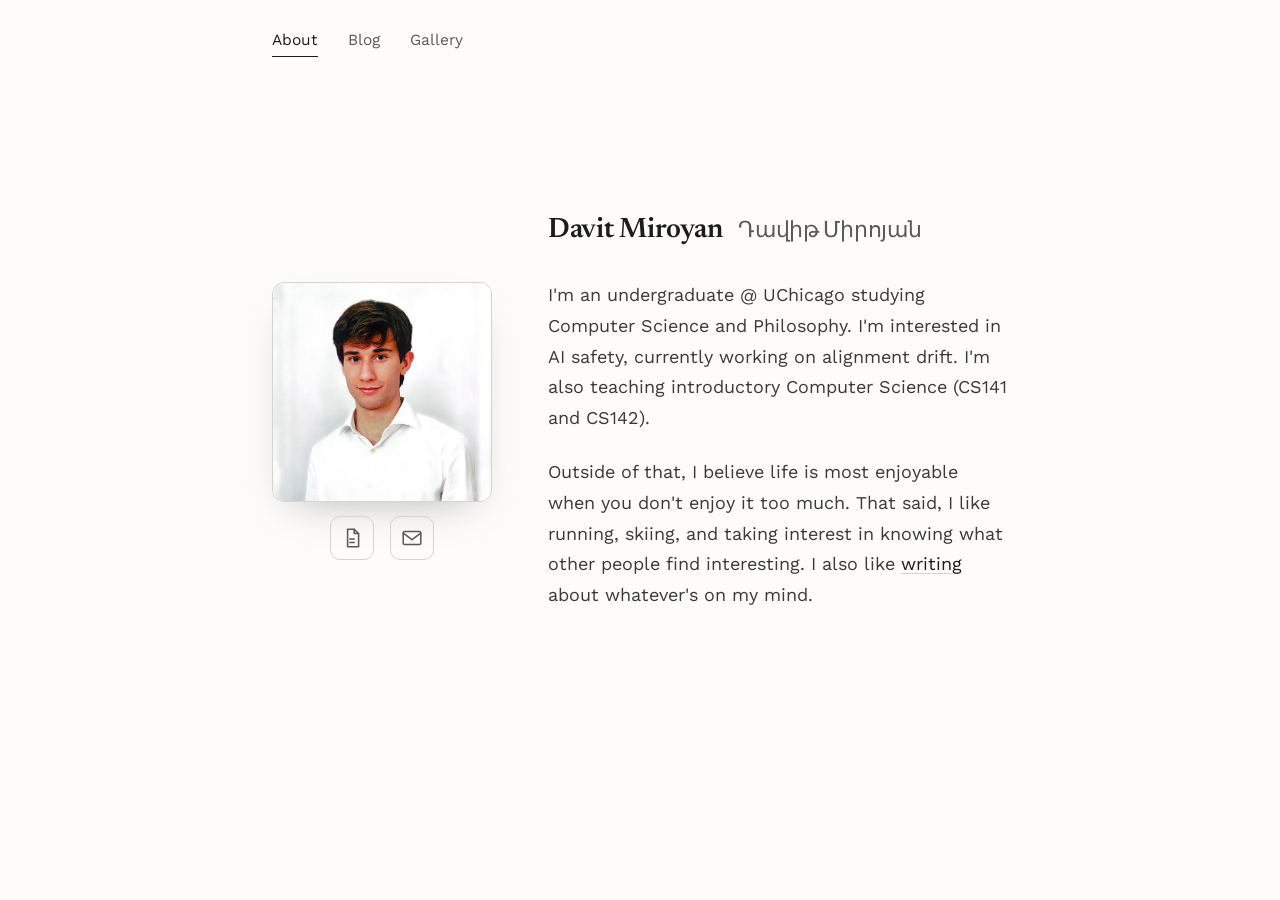
<file: index.html>
<!DOCTYPE html>
<html lang="en">
<head>
<meta name="google-site-verification" o" />
<meta charset="UTF-8">
<meta name="viewport" content="width=device-width, initial-scale=1.0">
<title>Davit Miroyan</title>
<meta name="description" content="Davit Miroyan is an undergraduate at the University of Chicago studying Computer Science and Philosophy, working on AI safety and teaching introductory CS.">
<link rel="canonical" href="https://miroyandavit.github.io/">
<link rel="preconnect" href="https://fonts.googleapis.com">
<link rel="preconnect" href="https://fonts.gstatic.com" crossorigin>
<link href="https://fonts.googleapis.com/css2?family=Newsreader:ital,wght@0,400;0,500;0,600;0,700;1,500&family=Work+Sans:wght@400;500;600&display=swap" rel="stylesheet">
<link rel="stylesheet" href="assets/css/style.css">
<script type="application/ld+json">
{
  "@context": "https://schema.org",
  "@type": "Person",
  "name": "Davit Miroyan",
  "alternateName": "Դավիթ Միրոյան",
  "url": "https://miroyandavit.github.io/",
  "image": "https://miroyandavit.github.io/assets/img/profile.jpg",
  "email": "mailto:davitmiroyan@uchicago.edu",
  "affiliation": {
    "@type": "CollegeOrUniversity",
    "name": "University of Chicago"
  },
  "alumniOf": {
    "@type": "CollegeOrUniversity",
    "name": "University of Chicago"
  },
  "sameAs": [
  ]
}
</script>
</head>
<body>

<div class="wrap">
  <nav class="site-nav">
    <a href="index.html" class="active">About</a>
    <a href="blog/index.html">Blog</a>
    <a href="gallery.html">Gallery</a>
  </nav>

  <main class="hero-main">
    <div class="hero">
      <div class="hero-photo">
        <img src="assets/img/profile.jpg" alt="Davit Miroyan" onerror="this.src='assets/img/profile-placeholder.svg'">
        <div class="hero-links">
          <a href="assets/DavitMiroyan-CV.pdf" aria-label="CV" title="CV">
            <svg viewBox="0 0 20 20" fill="none" stroke="currentColor" stroke-width="1.4" stroke-linecap="round" stroke-linejoin="round"><path d="M6 2h6l4 4v12H6z"/><path d="M12 2v4h4"/><path d="M8 11h4"/><path d="M8 14h4"/></svg>
          </a>
          <a href="mailto:davitmiroyan@uchicago.edu" aria-label="Email" title="Email">
            <svg viewBox="0 0 20 20" fill="none" stroke="currentColor" stroke-width="1.4" stroke-linecap="round" stroke-linejoin="round"><rect x="2" y="4" width="16" height="12" rx="1.5"/><path d="M2 5.5l8 6 8-6"/></svg>
          </a>
        </div>
      </div>
      <div class="hero-text">
        <p class="hero-name">Davit Miroyan <span class="native-name">Դավիթ Միրոյան</span></p>
        <p>
          I'm an undergraduate @ UChicago studying Computer Science and Philosophy.
          I'm interested in AI safety, currently working on alignment drift.
          I'm also teaching introductory Computer Science (CS141 and CS142).
        </p>
        <p>
          Outside of that, I believe life is most enjoyable when you don't enjoy it
          too much. That said, I like running, skiing, and taking interest in knowing
          what other people find interesting. I also like <a href="blog/index.html">writing</a> about whatever's on my mind.
        </p>
      </div>
    </div>
  </main>

</div>

</body>
</html>
</file>
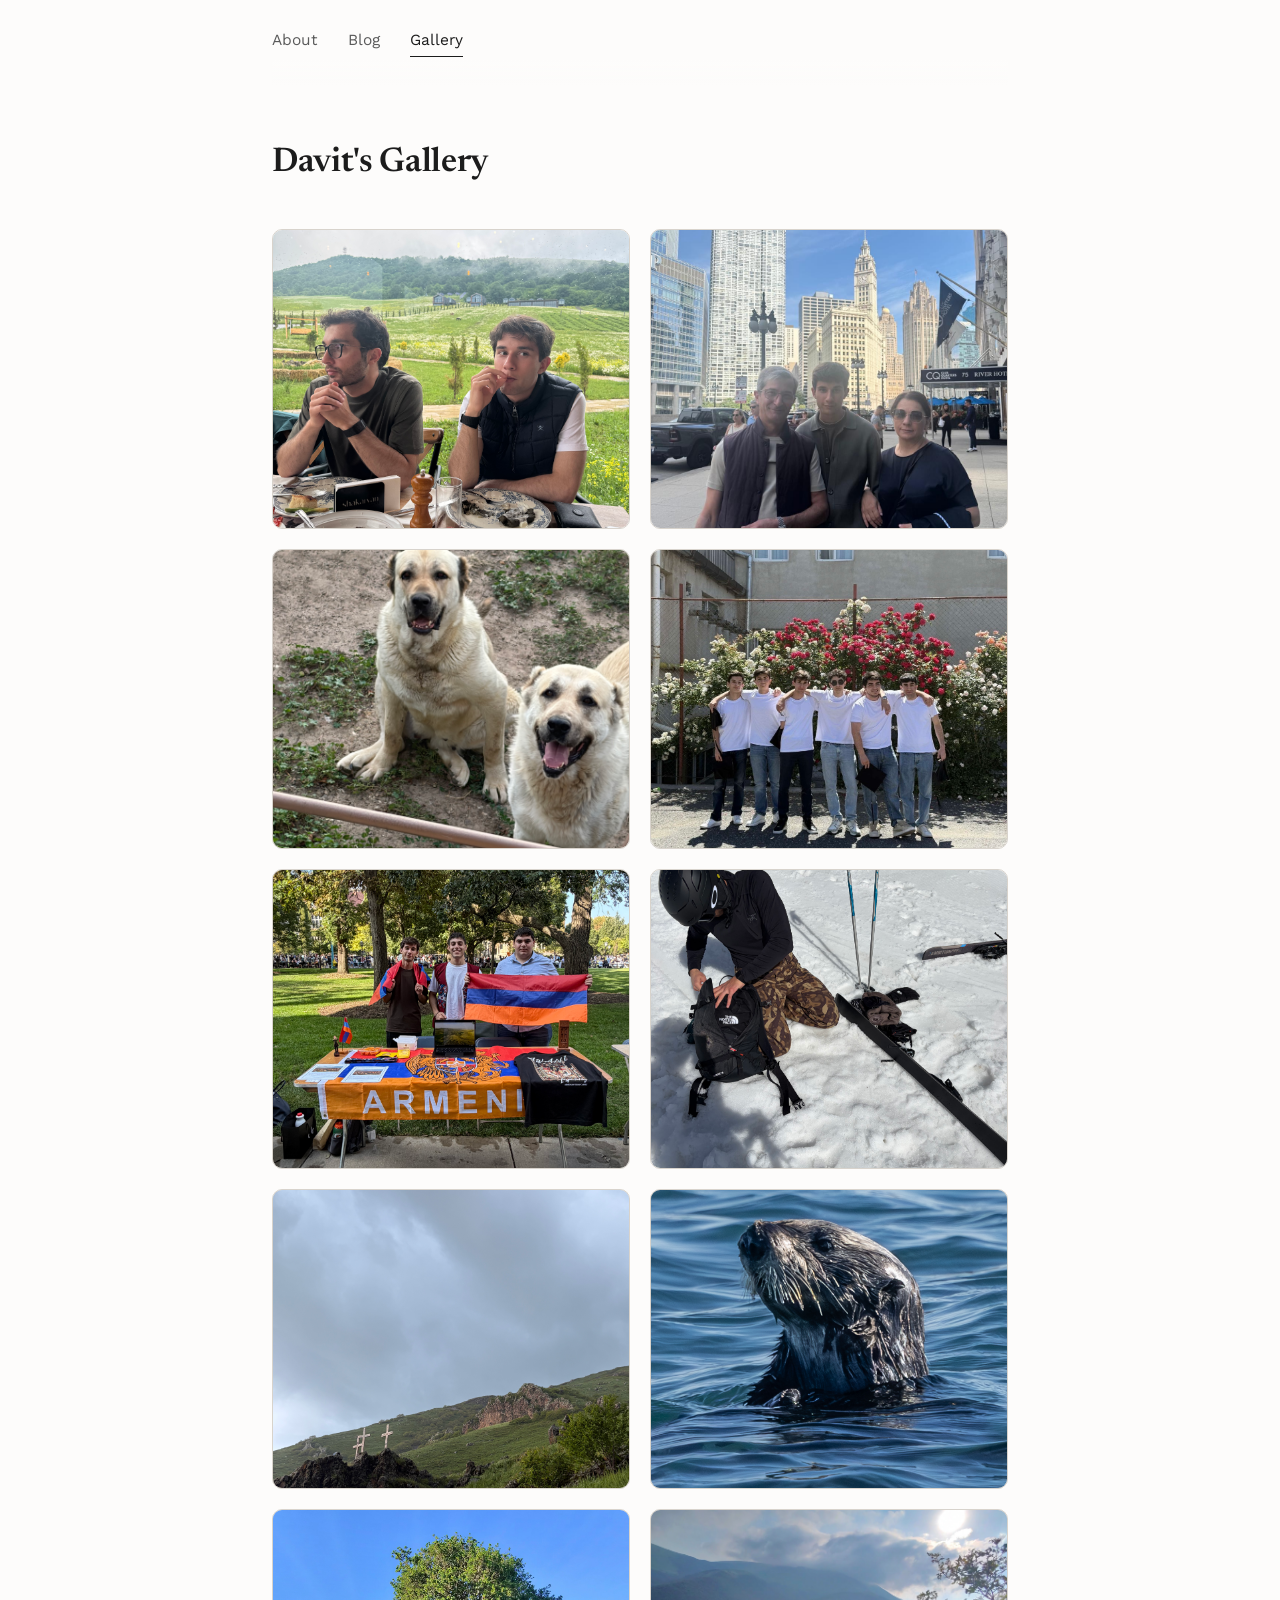
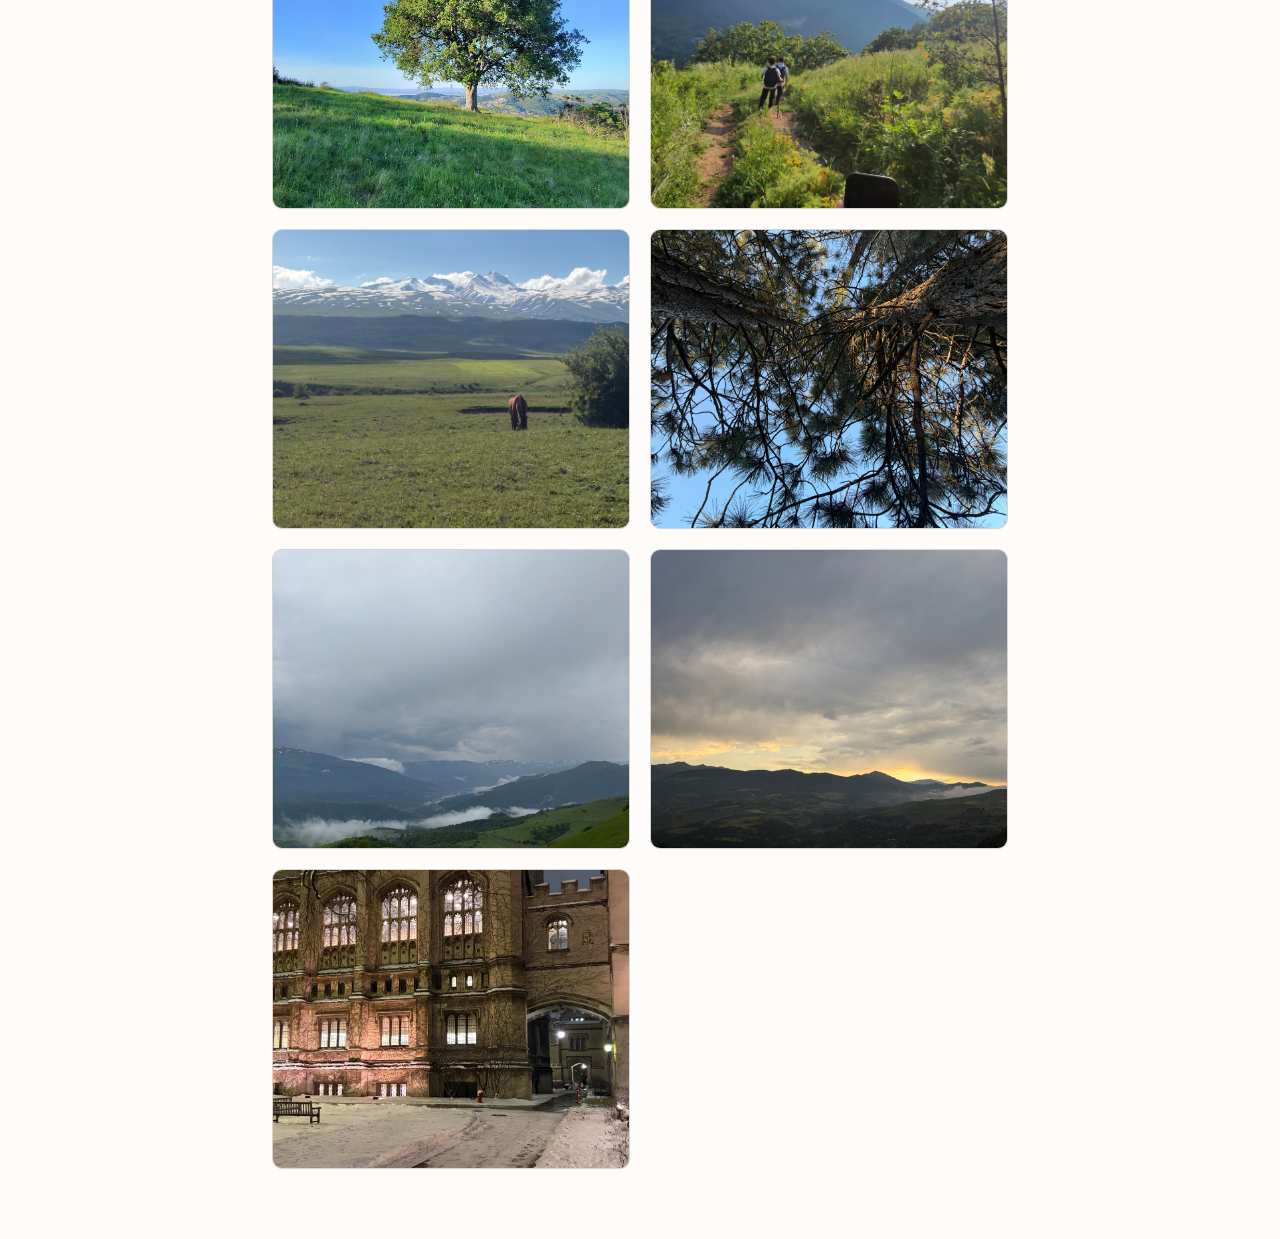
<file: gallery.html>
<!DOCTYPE html>
<html lang="en">
<head>
<meta charset="UTF-8">
<meta name="viewport" content="width=device-width, initial-scale=1.0">
<title>Davit's Gallery</title>
<meta name="description" content="A small photo gallery from Davit Miroyan.">
<link rel="canonical" href="https://miroyandavit.github.io/gallery.html">
<link rel="preconnect" href="https://fonts.googleapis.com">
<link rel="preconnect" href="https://fonts.gstatic.com" crossorigin>
<link href="https://fonts.googleapis.com/css2?family=Newsreader:ital,wght@0,400;0,500;0,600;0,700;1,500&family=Work+Sans:wght@400;500;600&display=swap" rel="stylesheet">
<link rel="stylesheet" href="assets/css/style.css">
</head>
<body>

<div class="wrap">
  <nav class="site-nav">
    <a href="index.html">About</a>
    <a href="blog/index.html">Blog</a>
    <a href="gallery.html" class="active">Gallery</a>
  </nav>

  <main>
    <h1 class="page-title">Davit's Gallery</h1>

    <div class="gallery-grid">
      <img src="assets/img/gallery-1.jpg" alt="" onerror="this.src='assets/img/gallery-placeholder.svg'">
      <img src="assets/img/gallery-2.jpg" alt="" onerror="this.src='assets/img/gallery-placeholder.svg'">
      <img src="assets/img/gallery-3.jpg" alt="" onerror="this.src='assets/img/gallery-placeholder.svg'">
      <img src="assets/img/gallery-4.jpg" alt="" onerror="this.src='assets/img/gallery-placeholder.svg'">
      <img src="assets/img/gallery-5.jpg" alt="" onerror="this.src='assets/img/gallery-placeholder.svg'">
      <img src="assets/img/gallery-6.jpg" alt="" onerror="this.src='assets/img/gallery-placeholder.svg'">
      <img src="assets/img/gallery-7.jpg" alt="" onerror="this.src='assets/img/gallery-placeholder.svg'">
      <img src="assets/img/gallery-8.jpg" alt="" onerror="this.src='assets/img/gallery-placeholder.svg'">
      <img src="assets/img/gallery-9.jpg" alt="" onerror="this.src='assets/img/gallery-placeholder.svg'">
      <img src="assets/img/gallery-10.jpg" alt="" onerror="this.src='assets/img/gallery-placeholder.svg'">
      <img src="assets/img/gallery-11.jpg" alt="" onerror="this.src='assets/img/gallery-placeholder.svg'">
      <img src="assets/img/gallery-12.jpg" alt="" onerror="this.src='assets/img/gallery-placeholder.svg'">
      <img src="assets/img/gallery-13.jpg" alt="" onerror="this.src='assets/img/gallery-placeholder.svg'">
      <img src="assets/img/gallery-14.jpg" alt="" onerror="this.src='assets/img/gallery-placeholder.svg'">
      <img src="assets/img/gallery-15.jpg" alt="" onerror="this.src='assets/img/gallery-placeholder.svg'">
    </div>
  </main>

</div>

</body>
</html>
</file>
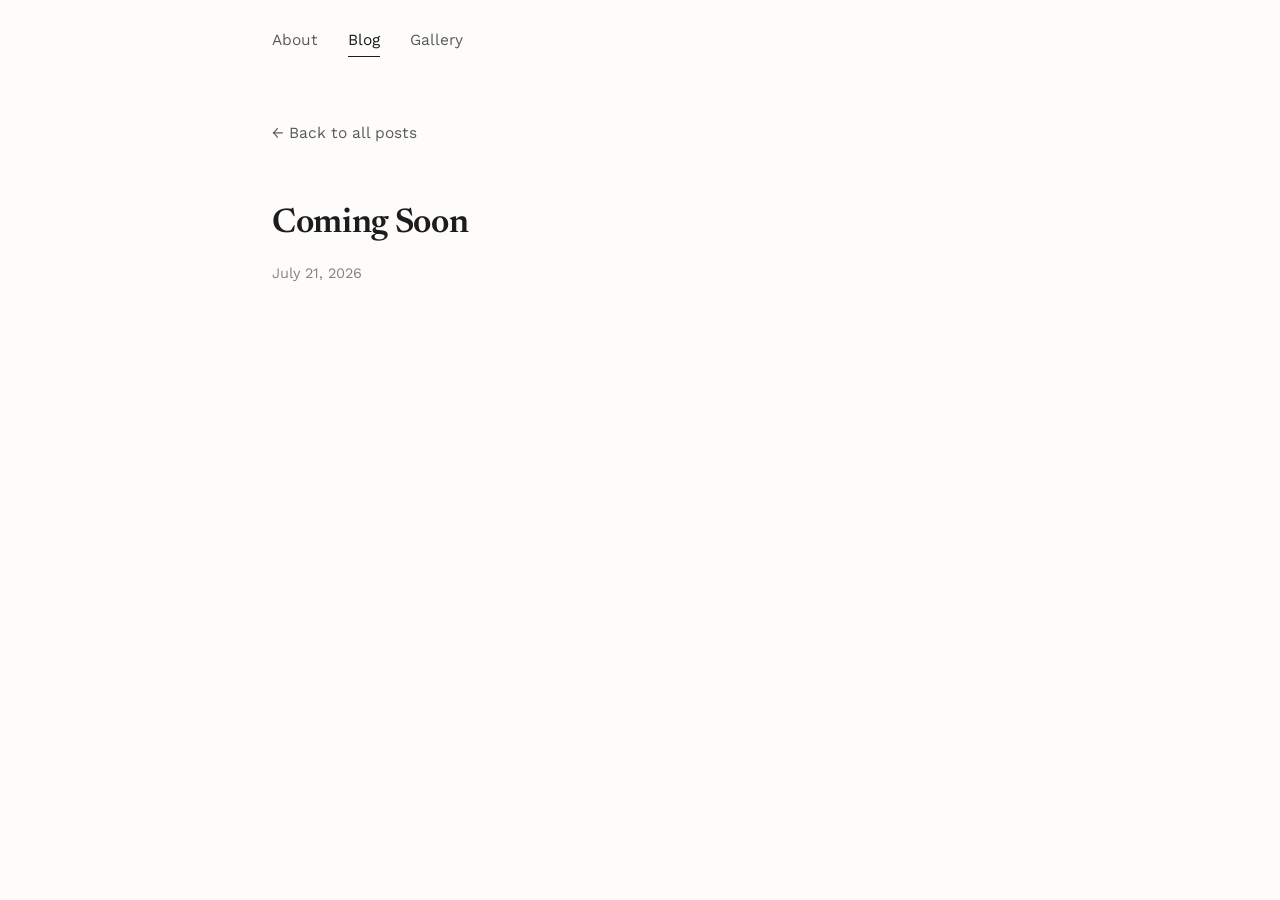
<file: blog/first-post.html>
<!DOCTYPE html>
<html lang="en">
<head>
<meta charset="UTF-8">
<meta name="viewport" content="width=device-width, initial-scale=1.0">
<title>Welcome to my blog — Davit Miroyan</title>
<meta name="description" content="First post on Davit Miroyan's blog.">
<link rel="canonical" href="https://miroyandavit.github.io/blog/first-post.html">
<link rel="preconnect" href="https://fonts.googleapis.com">
<link rel="preconnect" href="https://fonts.gstatic.com" crossorigin>
<link href="https://fonts.googleapis.com/css2?family=Newsreader:ital,wght@0,400;0,500;0,600;0,700;1,500&family=Work+Sans:wght@400;500;600&display=swap" rel="stylesheet">
<link rel="stylesheet" href="../assets/css/style.css">
</head>
<body>

<div class="wrap">
  <nav class="site-nav">
    <a href="../index.html">About</a>
    <a href="index.html" class="active">Blog</a>
    <a href="../gallery.html">Gallery</a>
  </nav>

  <main>
    <a class="back-link" href="index.html">&larr; Back to all posts</a>
    <h1 class="page-title" style="margin-bottom:6px;">Coming Soon</h1>
    <p class="post-meta">July 21, 2026</p>

    <div class="post-body">
      <p>
      </p>
      <p>
        <!-- Each post is its own HTML file in the <code>blog/</code> folder.
        To write a new one: copy this file, change the title, date, and
        text, then link to it from <code>blog/index.html</code>. -->
      </p>
    </div>
  </main>

</div>

</body>
</html>
</file>
<file: assets/css/style.css>
:root {
  --ink: #1c1c1c;
  --muted: #5a5a5a;
  --meta: #8a8378;
  --paper: #fdfcfb;
  --line: #e4e0dc;
  --tile: #e4e0dc;
  --tile-border: #d8d3cc;
  --accent: #a8481f;
  --serif: 'Newsreader', Georgia, serif;
  --sans: 'Work Sans', -apple-system, BlinkMacSystemFont, 'Segoe UI', sans-serif;
  --max-width: 800px;
}

* { box-sizing: border-box; }

html { scroll-behavior: smooth; }

body {
  margin: 0;
  background: var(--paper);
  color: var(--ink);
  font-family: var(--sans);
  font-size: 18px;
  line-height: 1.65;
  -webkit-font-smoothing: antialiased;
  text-rendering: optimizeLegibility;
}

::selection { background: #e7ded4; color: var(--ink); }

.wrap {
  max-width: var(--max-width);
  margin: 0 auto;
  padding: 0 32px;
}

nav.site-nav {
  position: sticky;
  top: 0;
  z-index: 10;
  padding: 28px 0;
  display: flex;
  gap: 30px;
  font-size: 15.5px;
  background: linear-gradient(var(--paper) 70%, transparent);
}

nav.site-nav a {
  position: relative;
  color: var(--muted);
  text-decoration: none;
  padding-bottom: 3px;
  transition: color 0.2s ease;
}

nav.site-nav a::after {
  content: "";
  position: absolute;
  left: 0;
  right: 100%;
  bottom: 0;
  height: 1px;
  background: var(--ink);
  transition: right 0.25s ease;
}

nav.site-nav a:hover,
nav.site-nav a.active {
  color: var(--ink);
}

nav.site-nav a:hover::after,
nav.site-nav a.active::after {
  right: 0;
}

main.hero-main {
  min-height: 78vh;
  display: flex;
  align-items: center;
  padding: 40px 0 70px;
}

.hero {
  display: flex;
  align-items: center;
  gap: 56px;
  animation: rise 0.6s ease both;
}

.hero-photo {
  display: flex;
  flex-direction: column;
  align-items: center;
  gap: 14px;
  flex-shrink: 0;
}

.hero img {
  width: 220px;
  height: 220px;
  border-radius: 12px;
  object-fit: cover;
  border: 1px solid var(--tile-border);
  flex-shrink: 0;
  background: var(--tile);
  box-shadow: 0 18px 40px -22px rgba(28, 28, 28, 0.35);
}

.hero-links {
  display: flex;
  align-items: center;
  gap: 16px;
}

.hero-links a {
  display: inline-flex;
  align-items: center;
  justify-content: center;
  width: 44px;
  height: 44px;
  border: 1px solid var(--tile-border);
  border-radius: 10px;
  color: var(--muted);
  text-decoration: none;
  transition: color 0.18s ease, border-color 0.18s ease, background 0.18s ease;
}

.hero-links a:hover {
  color: var(--ink);
  border-color: var(--ink);
  background: #f6f3ef;
}

.hero-links svg {
  width: 22px;
  height: 22px;
  flex-shrink: 0;
}

.hero-text p.hero-name {
  font-family: var(--serif);
  font-size: 28px;
  font-weight: 600;
  color: var(--ink);
  margin: 0 0 26px;
  letter-spacing: -0.01em;
}

.hero-name .native-name {
  color: var(--muted);
  font-family: var(--serif);
  font-weight: 400;
  font-size: 22px;
  margin-left: 10px;
}

.hero-text p {
  font-size: 18px;
  line-height: 1.7;
  color: #3a3a3a;
  margin: 0 0 24px;
  text-wrap: pretty;
}

.hero-text a {
  color: var(--ink);
  text-decoration-color: var(--tile-border);
  text-underline-offset: 3px;
  transition: text-decoration-color 0.2s ease;
}

.hero-text a:hover {
  text-decoration-color: var(--ink);
}

.btn-row {
  display: flex;
  gap: 16px;
  margin-top: 10px;
}

.pill-btn {
  display: inline-block;
  border: 1.5px solid var(--ink);
  color: var(--ink);
  background: transparent;
  font-family: var(--sans);
  font-size: 14.5px;
  font-weight: 500;
  letter-spacing: 0.04em;
  text-transform: uppercase;
  text-decoration: none;
  padding: 13px 32px;
  border-radius: 999px;
  white-space: nowrap;
  transition: background 0.18s ease, color 0.18s ease, transform 0.18s ease, box-shadow 0.18s ease;
}

.pill-btn:hover {
  background: var(--ink);
  color: var(--paper);
  transform: translateY(-1px);
  box-shadow: 0 10px 22px -12px rgba(28, 28, 28, 0.45);
}

.pill-btn:active {
  transform: translateY(0);
}

@media (max-width: 640px) {
  .hero { flex-direction: column; text-align: center; }
  .btn-row { justify-content: center; }
}

.page-title {
  font-family: var(--serif);
  font-size: 34px;
  font-weight: 600;
  color: var(--ink);
  margin: 50px 0 38px;
  letter-spacing: -0.01em;
  animation: rise 0.5s ease both;
}

.post-list {
  list-style: none;
  margin: 0;
  padding: 0;
  border-top: 1px solid var(--line);
  animation: rise 0.6s ease 0.05s both;
}

.post-list li {
  border-bottom: 1px solid var(--line);
}

.post-list a {
  display: block;
  text-decoration: none;
  padding: 24px 4px;
  margin: 0 -4px;
  border-radius: 6px;
  transition: background 0.18s ease, padding-left 0.18s ease;
}

.post-list a:hover {
  background: #f6f3ef;
  padding-left: 12px;
}

.post-title {
  font-size: 18.5px;
  font-weight: 600;
  color: var(--ink);
  margin-bottom: 5px;
}

.post-date {
  font-size: 14.5px;
  color: var(--meta);
}

.back-link {
  display: inline-flex;
  align-items: center;
  gap: 6px;
  margin: 36px 0 0;
  font-size: 15.5px;
  color: var(--muted);
  text-decoration: none;
  transition: color 0.18s ease, gap 0.18s ease;
}

.back-link:hover { color: var(--ink); gap: 10px; }

.post-meta {
  color: var(--meta);
  font-size: 14.5px;
  margin: 10px 0 36px;
}

.post-body {
  animation: rise 0.5s ease 0.05s both;
}

.post-body p {
  font-size: 18px;
  line-height: 1.7;
  color: #2c2c2c;
  margin: 0 0 1.2em;
  text-wrap: pretty;
}

.post-body code {
  background: #f1ede8;
  border-radius: 4px;
  padding: 2px 6px;
  font-size: 0.9em;
}

.gallery-grid {
  display: grid;
  grid-template-columns: 1fr 1fr;
  gap: 20px;
  margin-bottom: 70px;
  animation: rise 0.6s ease 0.05s both;
}

.gallery-grid img {
  width: 100%;
  height: 300px;
  object-fit: cover;
  border-radius: 10px;
  border: 1px solid var(--tile-border);
  background: var(--tile);
  display: block;
  transition: transform 0.4s ease, box-shadow 0.4s ease;
}

.gallery-grid img:hover {
  transform: scale(1.015);
  box-shadow: 0 22px 40px -24px rgba(28, 28, 28, 0.4);
}

@media (max-width: 560px) {
  .gallery-grid { grid-template-columns: 1fr; }
  .gallery-grid img { height: 260px; }
}

@keyframes rise {
  from { opacity: 0; transform: translateY(10px); }
  to { opacity: 1; transform: translateY(0); }
}

@media (prefers-reduced-motion: reduce) {
  html { scroll-behavior: auto; }
  * { animation-duration: 0.01ms !important; transition-duration: 0.01ms !important; }
}
</file>
